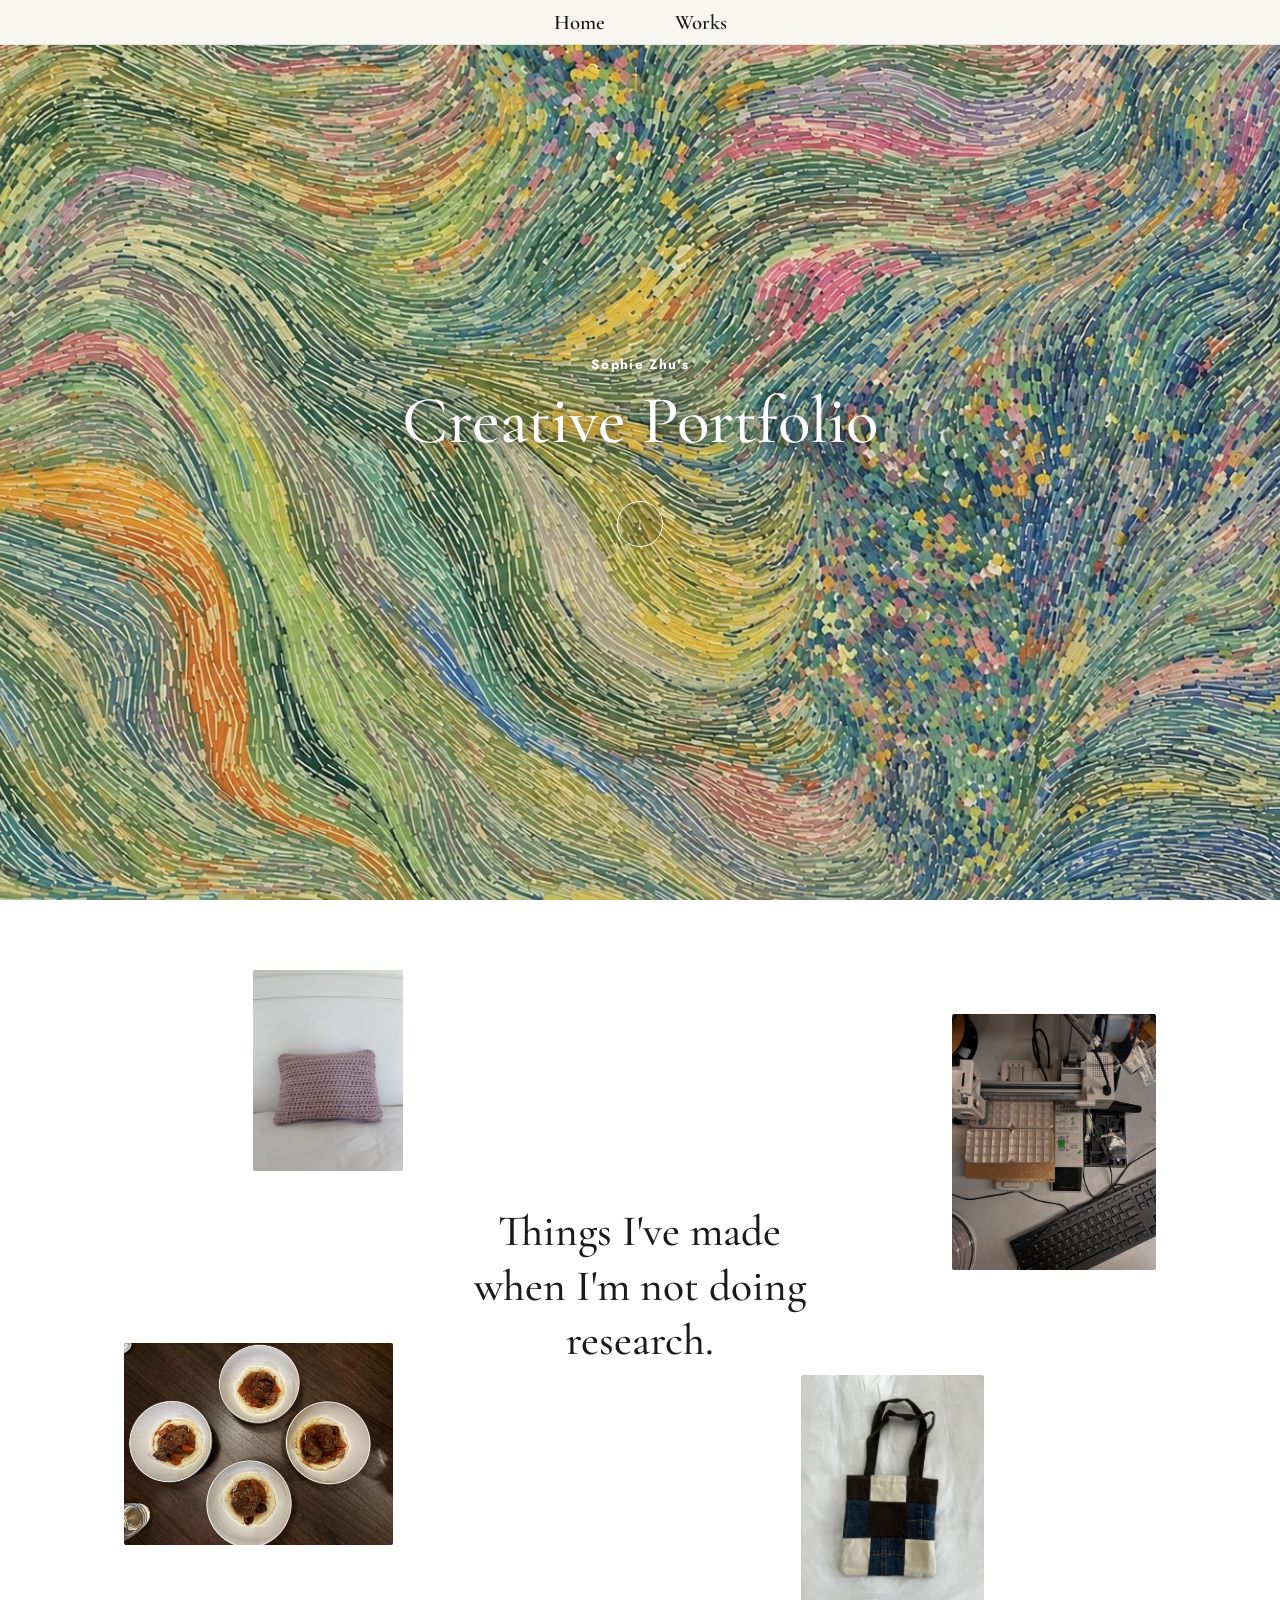
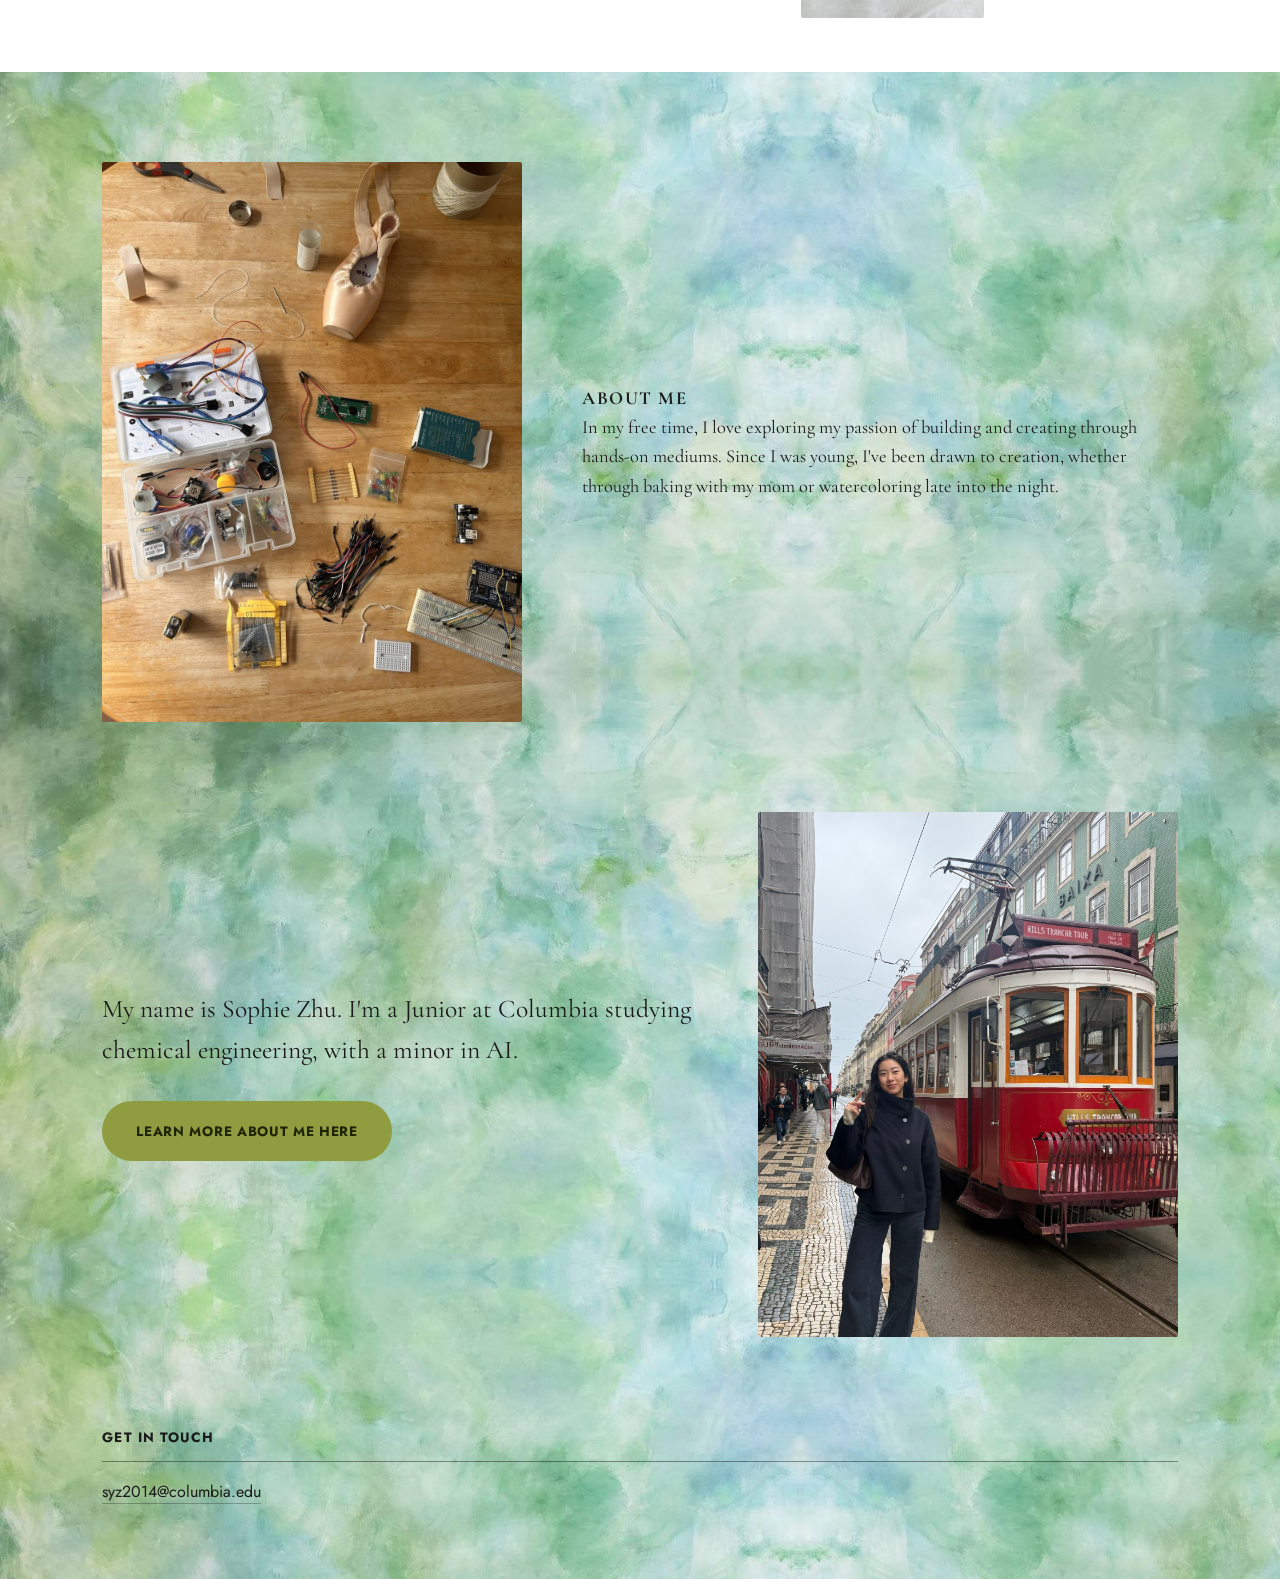
<file: index.html>
<!DOCTYPE html>
<html lang="en">
<head>
<meta charset="UTF-8">
<meta name="viewport" content="width=device-width, initial-scale=1.0">
<title>Sophie Zhu's Creative Portfolio</title>
<link rel="preconnect" href="https://fonts.googleapis.com">
<link rel="preconnect" href="https://fonts.gstatic.com" crossorigin>
<link href="https://fonts.googleapis.com/css2?family=Cormorant+Garamond:ital,wght@0,400;0,500;0,600;1,500&family=Jost:wght@400;500;600;700&display=swap" rel="stylesheet">
<link rel="stylesheet" href="styles.css">
</head>
<body>

<nav class="site-nav" id="siteNav">
  <a href="index.html">Home</a>
  <a href="works.html">Works</a>
</nav>

<header class="hero">
  <div class="hero-text">
    <p class="eyebrow">Sophie Zhu's</p>
    <h1>Creative Portfolio</h1>
    <a href="#intro" class="arrow-circle" aria-label="Scroll down">↓</a>
  </div>
</header>

<section class="intro" id="intro">
  <div class="intro-grid">
    <figure class="intro-photo photo-tl"><img src="images/crochet-pillowcase.jpg" alt="Crocheted pillowcase"></figure>
    <figure class="intro-photo photo-tr"><img src="images/printing-2ml-vial-organizers.jpg" alt="3D printer with vial organizers"></figure>
    <h2 class="intro-heading">Things I've made<br>when I'm not doing<br>research.</h2>
    <figure class="intro-photo photo-bl"><img src="images/cooking-korean-short-ribs.jpg" alt="Plated Korean short ribs"></figure>
    <figure class="intro-photo photo-br"><img src="images/sewing-patchwork-tote.jpg" alt="Patchwork tote bag"></figure>
  </div>
</section>

<section class="about-wrap">
  <div class="about-row reverse">
    <div class="about-text">
      <p class="label">About Me</p>
      <p>In my free time, I love exploring my passion of building and creating through hands-on mediums. Since I was young, I've been drawn to creation, whether through baking with my mom or watercoloring late into the night.</p>
    </div>
    <figure class="about-photo"><img src="images/workbench.jpg" alt="Workbench with electronics and craft supplies"></figure>
  </div>

  <div class="about-row reverse">
    <figure class="about-photo bio-photo">
      <img src="images/personal-photo.jpg" alt="Sophie Zhu making a peace sign in front of a grassy cliffside">
    </figure>
    <div class="bio-text">
      <p>My name is Sophie Zhu. I'm a Junior at Columbia studying chemical engineering, with a minor in AI.</p>
      <a href="https://syz-2014.github.io" class="btn-pill" target="_blank" rel="noopener">Learn more about me here</a>
    </div>
  </div>

  <footer class="site-footer">
    <p class="label">Get in touch</p>
    <hr>
    <p><a href="mailto:syz2014@columbia.edu">syz2014@columbia.edu</a></p>
  </footer>
</section>

</body>
</html>
</file>
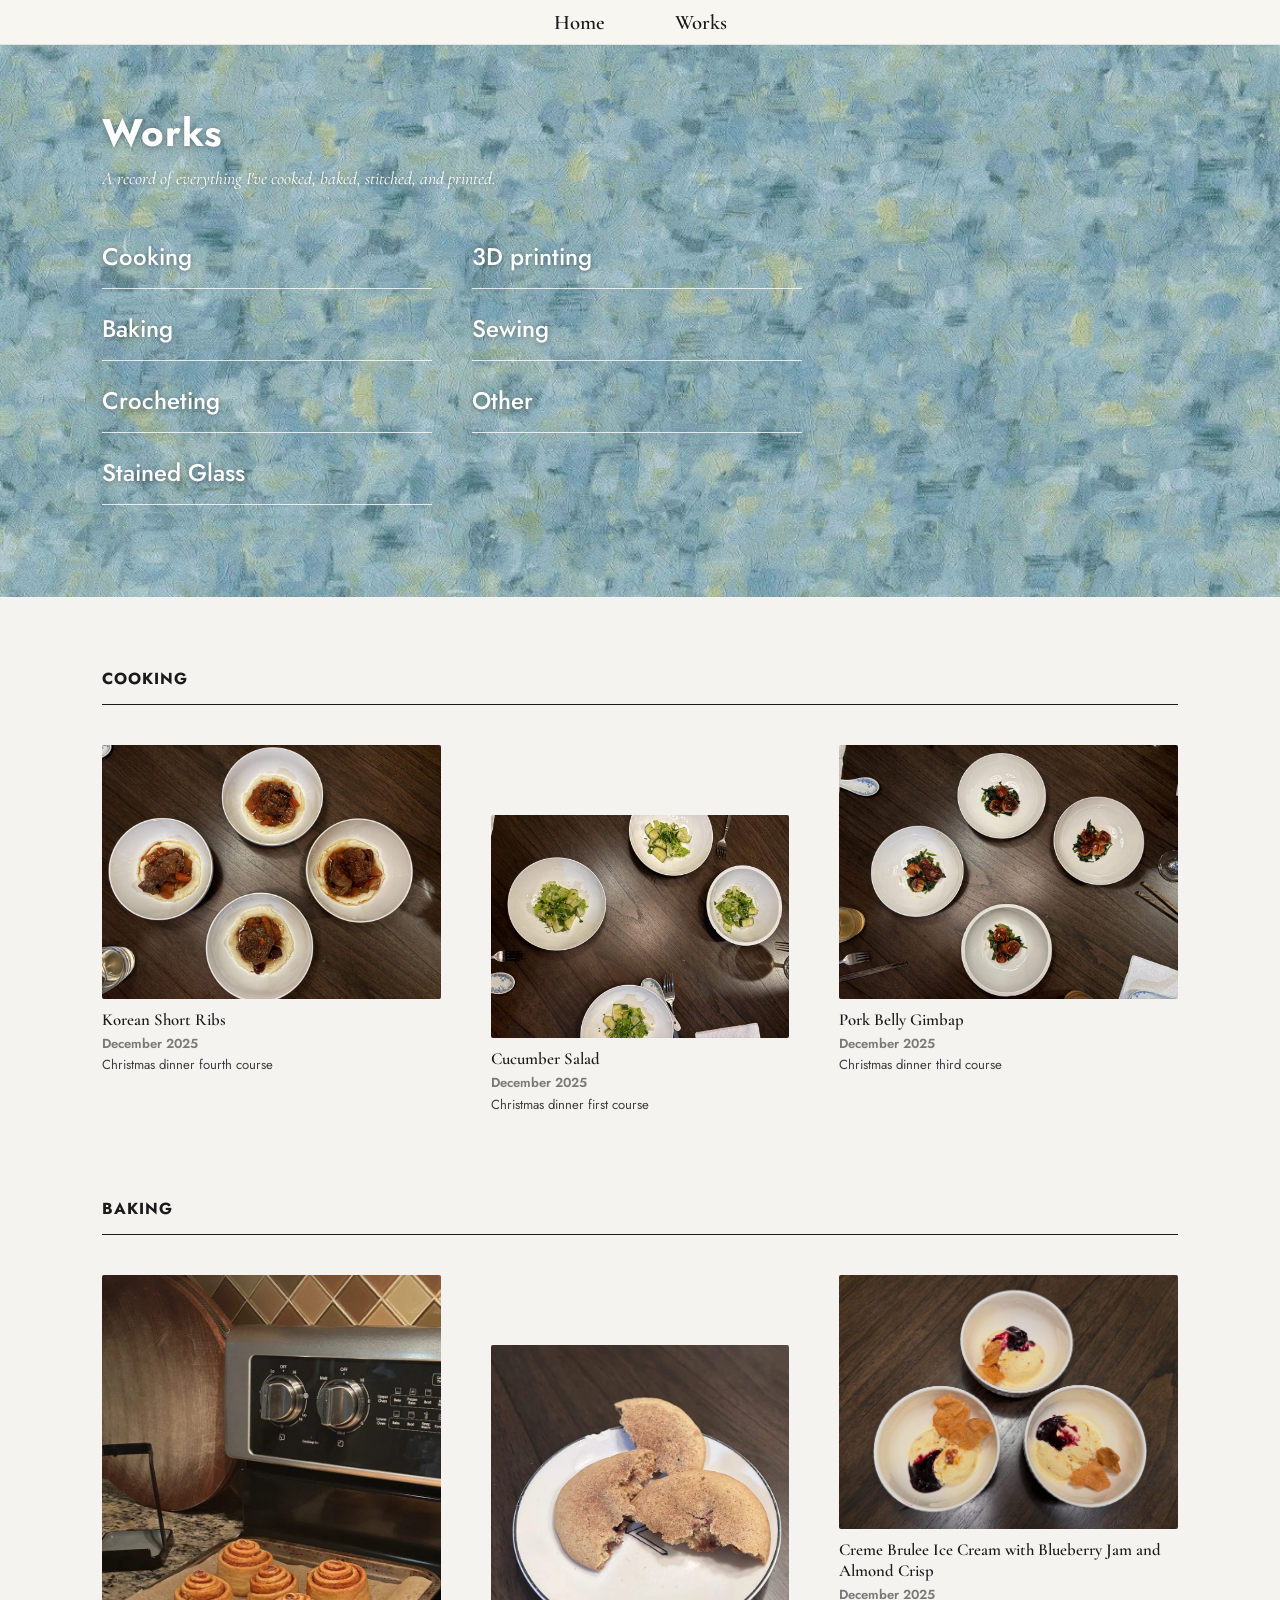
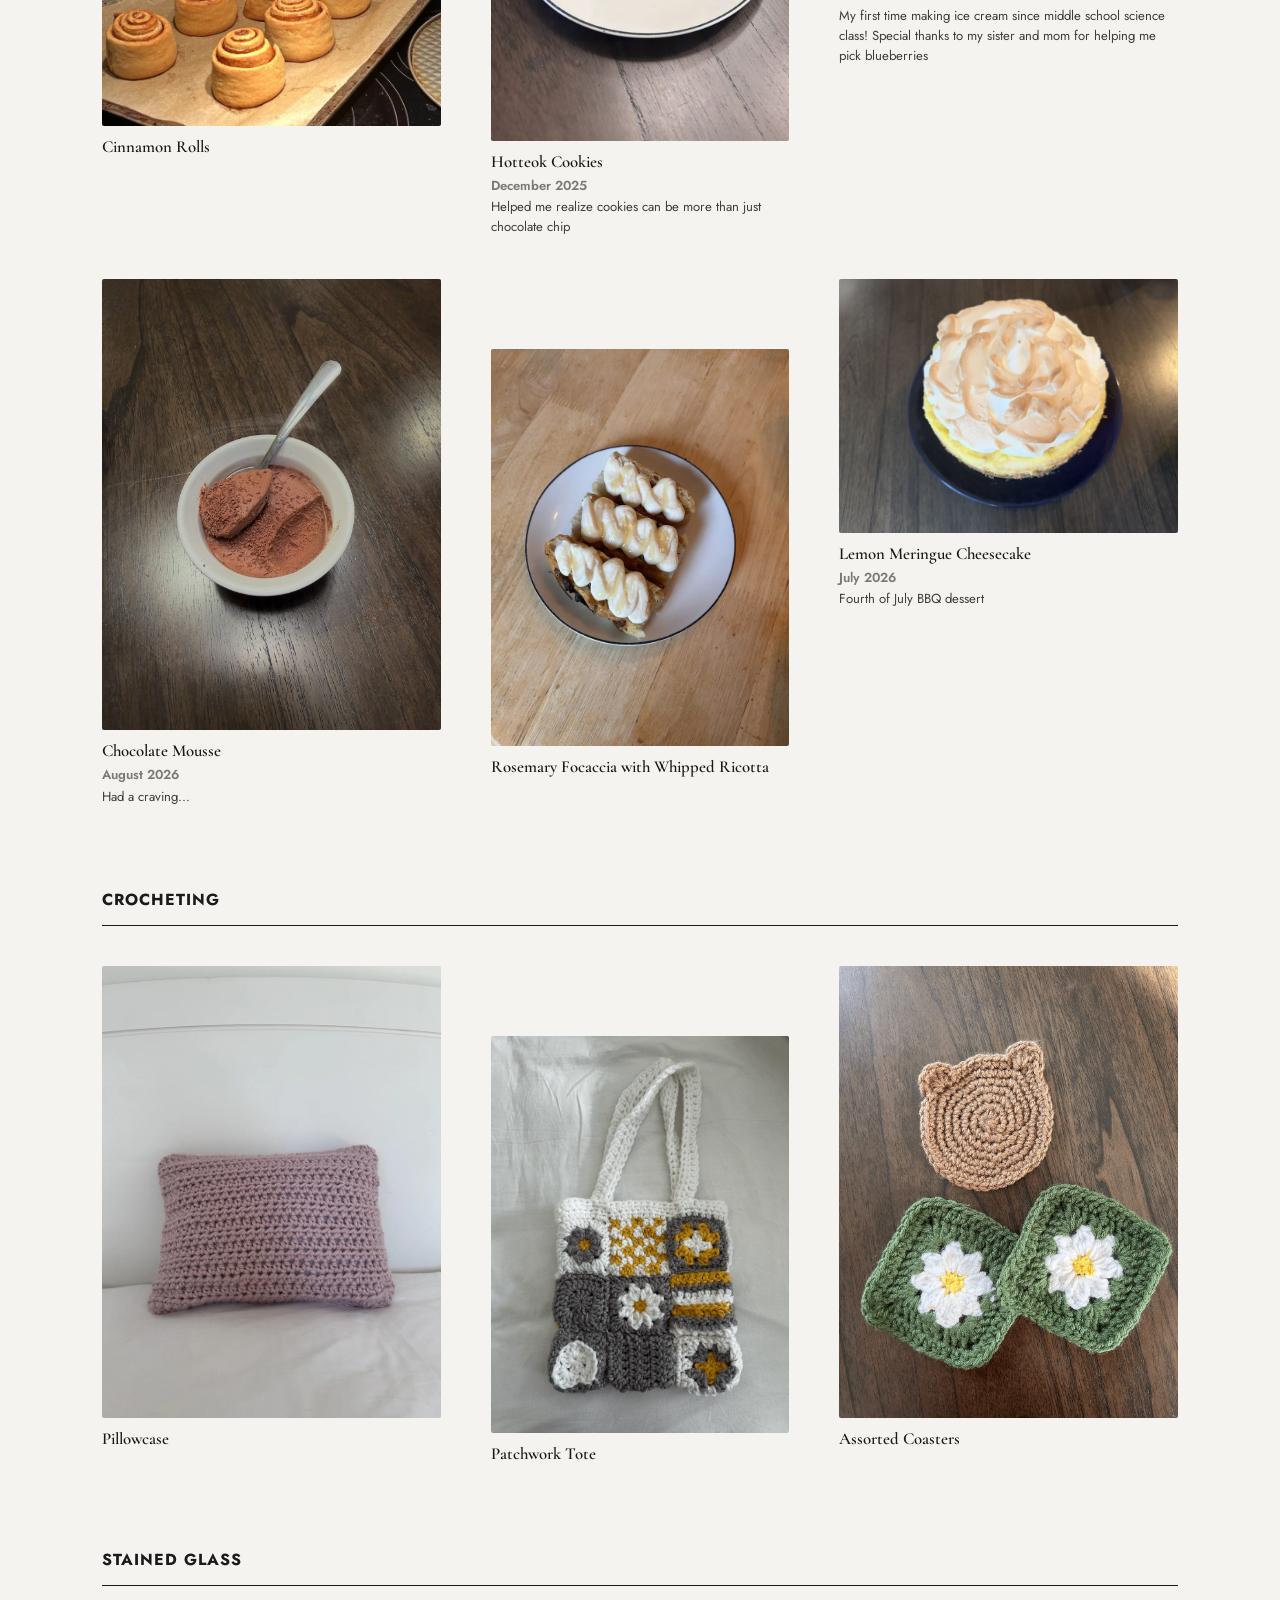
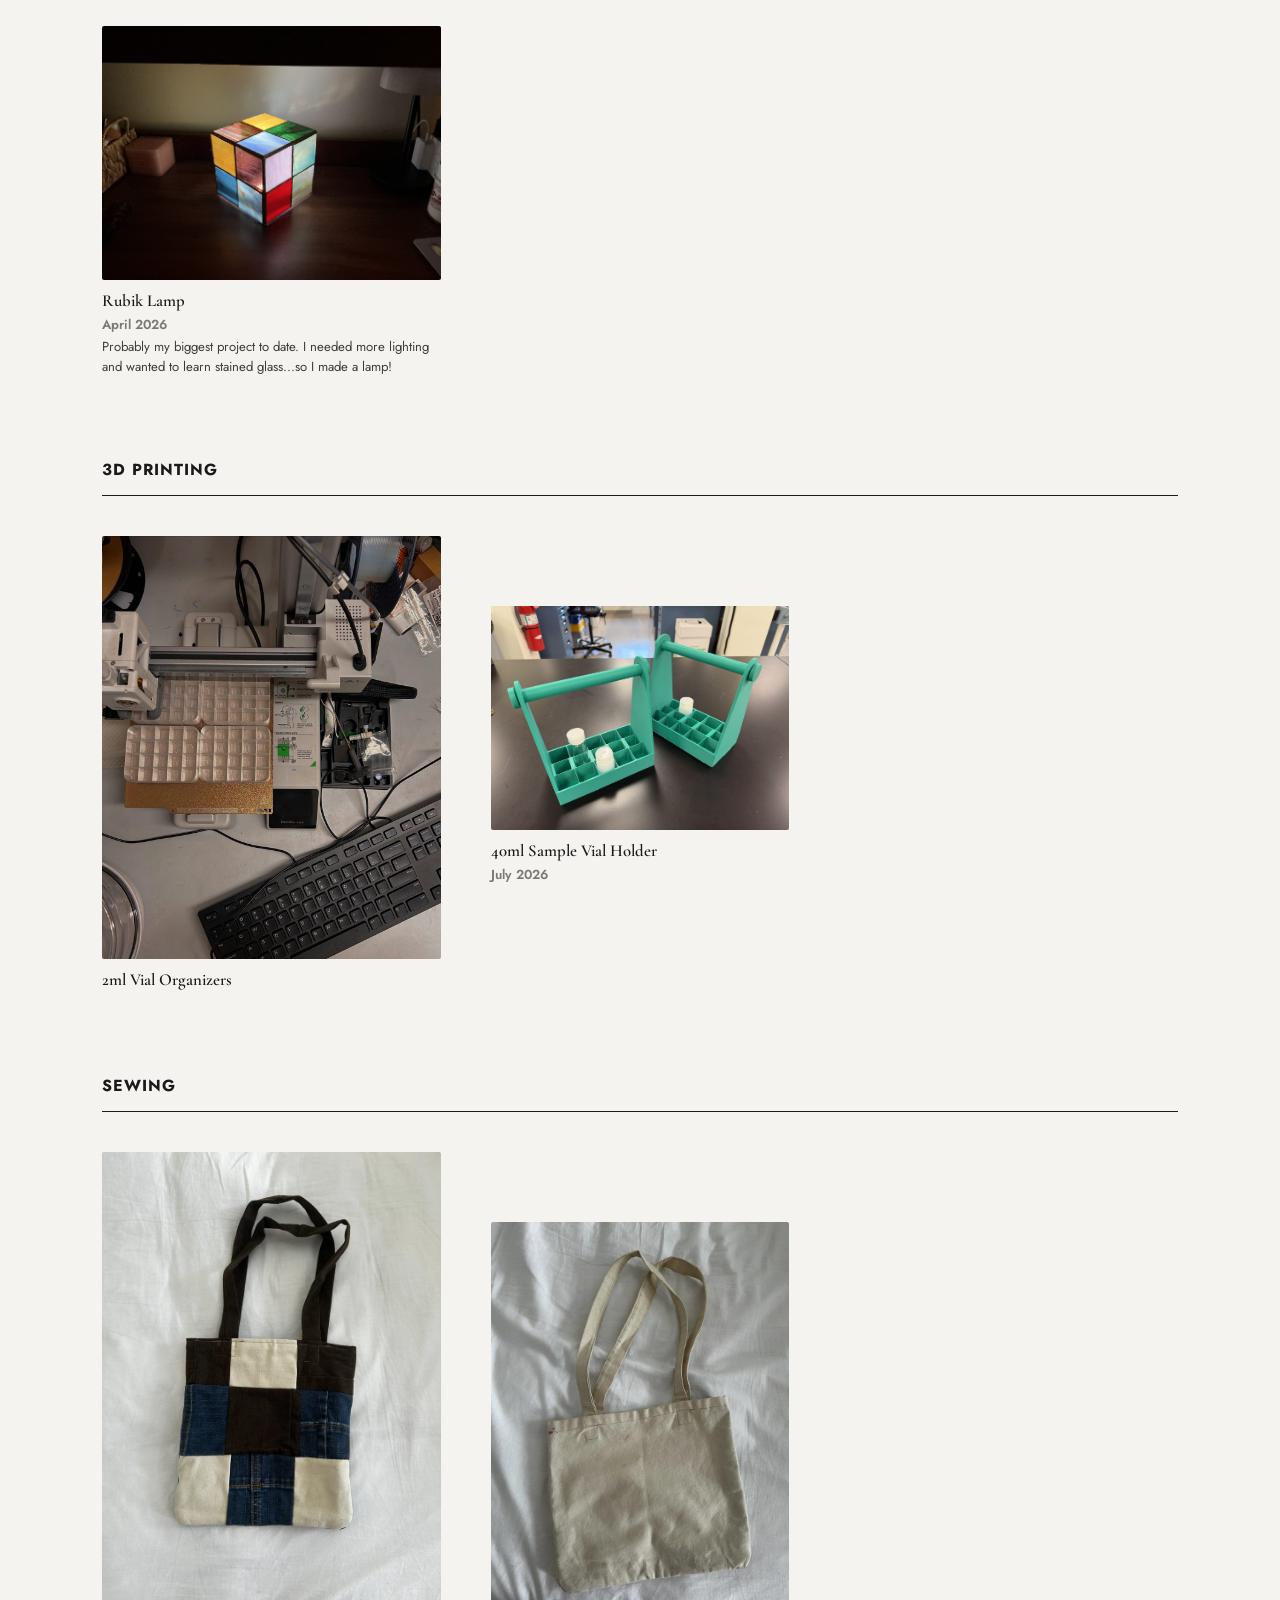
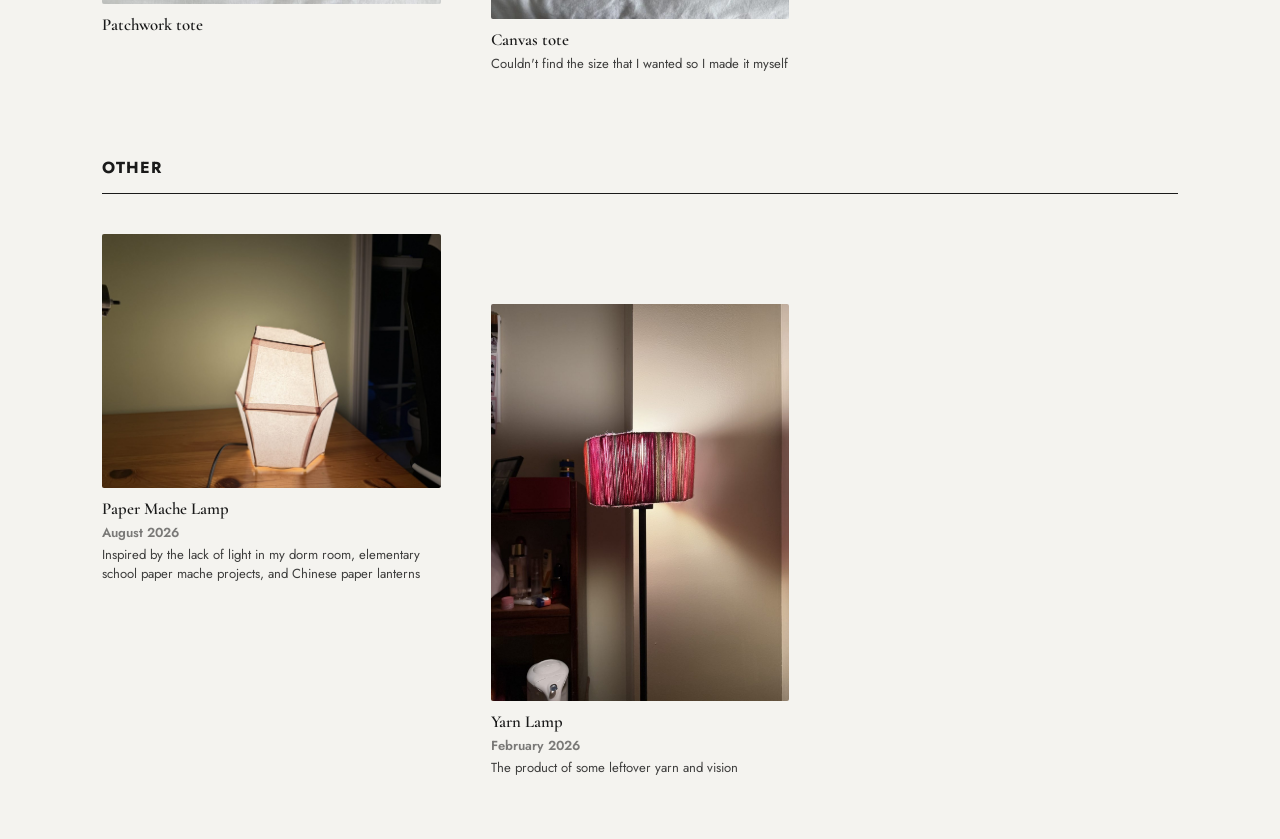
<file: works.html>
<!DOCTYPE html>
<html lang="en">
<head>
<meta charset="UTF-8">
<meta name="viewport" content="width=device-width, initial-scale=1.0">
<title>Works — Sophie Zhu's Creative Portfolio</title>
<link rel="preconnect" href="https://fonts.googleapis.com">
<link rel="preconnect" href="https://fonts.gstatic.com" crossorigin>
<link href="https://fonts.googleapis.com/css2?family=Cormorant+Garamond:ital,wght@0,400;0,500;0,600;1,500&family=Jost:wght@400;500;600;700&display=swap" rel="stylesheet">
<link rel="stylesheet" href="styles.css">
</head>
<body class="subpage">

<nav class="site-nav">
  <a href="index.html">Home</a>
  <a href="works.html">Works</a>
</nav>

<header class="works-header">
  <h1>Works</h1>
  <p class="works-subtitle">A record of everything I've cooked, baked, stitched, and printed.</p>
  <div class="category-links">
    <div class="category-col">
      <a href="#cooking">Cooking</a>
      <a href="#baking">Baking</a>
      <a href="#crocheting">Crocheting</a>
      <a href="#stained-glass">Stained Glass</a>
    </div>
    <div class="category-col">
      <a href="#3d-printing">3D printing</a>
      <a href="#sewing">Sewing</a>
      <a href="#other">Other</a>
    </div>
  </div>
</header>

<main class="works-body">

  <section class="category" id="cooking">
    <h2>Cooking</h2>
    <div class="gallery">
      <figure>
        <img src="images/cooking-korean-short-ribs.jpg" alt="Korean short ribs">
        <figcaption><h3>Korean Short Ribs</h3><p class="meta">December 2025</p><p>Christmas dinner fourth course</p></figcaption>
      </figure>
      <figure>
        <img src="images/cooking-cucumber-salad.jpg" alt="Cucumber salad">
        <figcaption><h3>Cucumber Salad</h3><p class="meta">December 2025</p><p>Christmas dinner first course</p></figcaption>
      </figure>
      <figure>
        <img src="images/cooking-pork-belly-gimbap.jpg" alt="Pork belly gimbap">
        <figcaption><h3>Pork Belly Gimbap</h3><p class="meta">December 2025</p><p>Christmas dinner third course</p></figcaption>
      </figure>
    </div>
  </section>

  <section class="category" id="baking">
    <h2>Baking</h2>
    <div class="gallery">
      <figure>
        <img src="images/baking-cinnamon-rolls.jpg" alt="Cinnamon rolls">
        <figcaption><h3>Cinnamon Rolls</h3></figcaption>
      </figure>
      <figure>
        <img src="images/baking-hotteok-cookies.jpg" alt="Hotteok cookies">
        <figcaption><h3>Hotteok Cookies</h3><p class="meta">December 2025</p><p>Helped me realize cookies can be more than just chocolate chip</p></figcaption>
      </figure>
      <figure>
        <img src="images/baking-creme-brulee-ice-cream.jpg" alt="Creme brulee ice cream with blueberry jam and almond crisp">
        <figcaption><h3>Creme Brulee Ice Cream with Blueberry Jam and Almond Crisp</h3><p class="meta">December 2025</p><p>My first time making ice cream since middle school science class! Special thanks to my sister and mom for helping me pick blueberries</p></figcaption>
      </figure>
      <figure>
        <img src="images/baking-chocolate-mousse.jpg" alt="Chocolate mousse">
        <figcaption><h3>Chocolate Mousse</h3><p class="meta">August 2026</p><p>Had a craving...</p></figcaption>
      </figure>
      <figure>
        <img src="images/baking-rosemary-focaccia.jpg" alt="Rosemary focaccia with whipped ricotta">
        <figcaption><h3>Rosemary Focaccia with Whipped Ricotta</h3></figcaption>
      </figure>
      <figure>
        <img src="images/baking-lemon-meringue-cheesecake.jpg" alt="Lemon meringue cheesecake">
        <figcaption><h3>Lemon Meringue Cheesecake</h3><p class="meta">July 2026</p><p>Fourth of July BBQ dessert</p></figcaption>
      </figure>
    </div>
  </section>

  <section class="category" id="crocheting">
    <h2>Crocheting</h2>
    <div class="gallery">
      <figure>
        <img src="images/crochet-pillowcase.jpg" alt="Crocheted pillowcase">
        <figcaption><h3>Pillowcase</h3></figcaption>
      </figure>
      <figure>
        <img src="images/crochet-patchwork-tote.jpg" alt="Crocheted patchwork tote">
        <figcaption><h3>Patchwork Tote</h3></figcaption>
      </figure>
      <figure>
        <img src="images/crochet-assorted-coasters.jpg" alt="Assorted crocheted coasters">
        <figcaption><h3>Assorted Coasters</h3></figcaption>
      </figure>
    </div>
  </section>

  <section class="category" id="stained-glass">
    <h2>Stained Glass</h2>
    <div class="gallery">
      <figure>
        <img src="images/stainedglass-rubik-lamp.jpg" alt="Stained glass Rubik's cube lamp">
        <figcaption><h3>Rubik Lamp</h3><p class="meta">April 2026</p><p>Probably my biggest project to date. I needed more lighting and wanted to learn stained glass...so I made a lamp!</p></figcaption>
      </figure>
    </div>
  </section>

  <section class="category" id="3d-printing">
    <h2>3D Printing</h2>
    <div class="gallery">
      <figure>
        <img src="images/printing-2ml-vial-organizers.jpg" alt="2ml vial organizers on a 3D printer">
        <figcaption><h3>2ml Vial Organizers</h3></figcaption>
      </figure>
      <figure>
        <img src="images/printing-40ml-vial-holder.jpg" alt="40ml sample vial holders">
        <figcaption><h3>40ml Sample Vial Holder</h3><p class="meta">July 2026</p></figcaption>
      </figure>
    </div>
  </section>

  <section class="category" id="sewing">
    <h2>Sewing</h2>
    <div class="gallery">
      <figure>
        <img src="images/sewing-patchwork-tote.jpg" alt="Sewn patchwork tote">
        <figcaption><h3>Patchwork tote</h3></figcaption>
      </figure>
      <figure>
        <img src="images/sewing-canvas-tote.jpg" alt="Canvas tote">
        <figcaption><h3>Canvas tote</h3><p>Couldn't find the size that I wanted so I made it myself</p></figcaption>
      </figure>
    </div>
  </section>

  <section class="category" id="other">
    <h2>Other</h2>
    <div class="gallery">
      <figure>
        <img src="images/other-paper-mache-lamp.jpg" alt="Paper mache lamp">
        <figcaption><h3>Paper Mache Lamp</h3><p class="meta">August 2026</p><p>Inspired by the lack of light in my dorm room, elementary school paper mache projects, and Chinese paper lanterns</p></figcaption>
      </figure>
      <figure>
        <img src="images/other-yarn-lamp.jpg" alt="Yarn wrapped lamp">
        <figcaption><h3>Yarn Lamp</h3><p class="meta">February 2026</p><p>The product of some leftover yarn and vision</p></figcaption>
      </figure>
    </div>
  </section>

</main>

</body>
</html>
</file>
<file: styles.css>
:root {
  --ink: #1a1a1a;
  --olive: #8f9c3f;
  --olive-dark: #5e5c2b;
  --cream: #f4f3ef;
  --nav-height: 45px;

  --font-serif: 'Cormorant Garamond', Georgia, serif;
  --font-sans: 'Jost', 'Helvetica Neue', Arial, sans-serif;
}

* { box-sizing: border-box; }
html { scroll-behavior: smooth; }

body {
  margin: 0;
  font-family: var(--font-sans);
  color: var(--ink);
  background: var(--cream);
  overflow-x: hidden;
}

/* ---------- Nav ---------- */
.site-nav {
  position: fixed;
  top: 0;
  left: 0;
  width: 100%;
  height: var(--nav-height);
  background: #f8f6f1;
  border-bottom: 1px solid rgba(0,0,0,0.08);
  display: flex;
  align-items: center;
  justify-content: center;
  gap: 70px;
  z-index: 100;
}

.site-nav a {
  font-family: var(--font-serif);
  font-weight: 600;
  font-size: 1.3rem;
  color: var(--ink);
  text-decoration: none;
  transition: opacity 0.15s ease;
}

.site-nav a:hover { opacity: 0.55; }

/* ---------- Hero (home) ---------- */
.hero {
  min-height: 100vh;
  display: flex;
  align-items: center;
  justify-content: center;
  text-align: center;
  background: url('images/hero-bg-web.jpg');
  background-size: cover;
  background-position: center;
  background-repeat: no-repeat;
}

.hero-text .eyebrow {
  font-weight: 700;
  letter-spacing: 0.1em;
  font-size: 0.85rem;
  margin: 0 0 6px;
  color: #fff;
  text-shadow: 0 1px 8px rgba(0,0,0,0.55);
}

.hero-text h1 {
  font-family: var(--font-serif);
  font-weight: 500;
  font-size: clamp(2.6rem, 6vw, 4.2rem);
  margin: 0 0 40px;
  color: #fff;
  text-shadow: 0 2px 14px rgba(0,0,0,0.6);
}

.arrow-circle {
  display: inline-flex;
  align-items: center;
  justify-content: center;
  width: 46px;
  height: 46px;
  border-radius: 50%;
  border: 1.5px solid #fff;
  color: #fff;
  background: rgba(0,0,0,0.15);
  text-decoration: none;
  font-size: 1.1rem;
  animation: bob 2.2s ease-in-out infinite;
}

@keyframes bob {
  0%, 100% { transform: translateY(0); }
  50% { transform: translateY(8px); }
}

/* ---------- Intro ---------- */
.intro {
  background: #fff;
  padding: 70px 8vw;
}

.intro-grid {
  position: relative;
  max-width: 1100px;
  margin: 0 auto;
  aspect-ratio: 1054 / 620;
}

.intro-photo {
  position: absolute;
  margin: 0;
}

.photo-tl { left: 14%; top: 0%;   width: 14%; }
.photo-tr { left: 79%; top: 7%;   width: 19%; }
.photo-bl { left: 2%;  top: 59%;  width: 25%; }
.photo-br { left: 65%; top: 64%;  width: 17%; }

.intro-photo img {
  width: 100%;
  height: auto;
  display: block;
  border-radius: 2px;
}

.intro-heading {
  position: absolute;
  left: 50%;
  top: 50%;
  transform: translate(-50%, -50%);
  width: 52%;
  font-family: var(--font-serif);
  font-weight: 500;
  font-size: clamp(1.6rem, 3.4vw, 3rem);
  text-align: center;
  line-height: 1.25;
  margin: 0;
}

/* ---------- About / Bio / Footer wrap ---------- */
.about-wrap {
  background: url('images/about-bg-seamless.jpg');
  background-size: 1600px auto;
  background-repeat: repeat;
  padding: 90px 8vw 60px;
}

.about-row {
  max-width: 1100px;
  margin: 0 auto 90px;
  display: flex;
  align-items: center;
  gap: 60px;
  flex-wrap: wrap;
}

.about-row.reverse { flex-direction: row-reverse; }

.label {
  font-weight: 700;
  letter-spacing: 0.08em;
  text-transform: uppercase;
  font-size: 0.85rem;
  margin: 0 0 16px;
}

.about-text, .bio-text {
  flex: 1 1 340px;
}

.about-text p, .bio-text p {
  font-family: var(--font-serif);
  font-size: 1.15rem;
  line-height: 1.6;
  margin: 0;
}

.bio-text p {
  font-size: 1.6rem;
  margin-bottom: 30px;
}

.about-photo {
  flex: 1 1 340px;
  margin: 0;
  max-width: 420px;
}

.about-photo img {
  width: 100%;
  height: auto;
  display: block;
  border-radius: 2px;
}

.bio-photo {
  aspect-ratio: 4 / 5;
  overflow: hidden;
}

.bio-photo img {
  width: 100%;
  height: 100%;
  object-fit: cover;
  object-position: center 30%;
}

.btn-pill {
  display: inline-block;
  background: var(--olive);
  color: #1f2405;
  font-family: var(--font-sans);
  font-weight: 700;
  letter-spacing: 0.05em;
  text-transform: uppercase;
  font-size: 0.85rem;
  text-decoration: none;
  padding: 20px 34px;
  border-radius: 999px;
  transition: transform 0.15s ease, opacity 0.15s ease;
}

.btn-pill:hover { transform: translateY(-2px); opacity: 0.92; }

.site-footer {
  max-width: 1100px;
  margin: 0 auto;
}

.site-footer .label { margin-bottom: 14px; }
.site-footer hr {
  border: none;
  border-top: 1px solid rgba(0,0,0,0.4);
  margin: 0 0 18px;
}

.site-footer a {
  color: var(--ink);
  text-decoration: none;
  font-size: 1rem;
  border-bottom: 1px solid rgba(0,0,0,0.25);
}

/* ---------- Works page header ---------- */
.works-header {
  padding: calc(var(--nav-height) + 60px) 8vw 70px;
  background: url('images/works-bg.jpg');
  background-size: cover;
  background-position: center;
  background-repeat: no-repeat;
}

.works-header h1 {
  font-family: var(--font-sans);
  font-weight: 700;
  font-size: 2.4rem;
  margin: 0 0 8px;
  letter-spacing: 0.02em;
  color: #fff;
  text-shadow: 0 1px 6px rgba(0,0,0,0.35);
}

.works-subtitle {
  font-family: var(--font-serif);
  font-style: italic;
  font-size: 1.1rem;
  margin: 0 0 50px;
  color: #fff;
  text-shadow: 0 1px 5px rgba(0,0,0,0.35);
}

.category-links {
  display: grid;
  grid-template-columns: 1fr 1fr;
  gap: 40px;
  max-width: 700px;
}

.category-col {
  display: flex;
  flex-direction: column;
}

.category-links a {
  font-family: var(--font-sans);
  font-size: 1.5rem;
  font-weight: 500;
  color: #fff;
  text-shadow: 0 1px 5px rgba(0,0,0,0.35);
  text-decoration: none;
  padding-bottom: 14px;
  margin-bottom: 22px;
  border-bottom: 1px solid rgba(255,255,255,0.8);
  transition: opacity 0.15s ease;
}

.category-links a:hover { opacity: 0.6; }

/* ---------- Works body ---------- */
.works-body {
  background: var(--cream);
  padding: 10px 8vw 40px;
}

.category {
  max-width: 1100px;
  margin: 0 auto;
  padding: 60px 0 20px;
  scroll-margin-top: calc(var(--nav-height) + 10px);
}

.category h2 {
  font-family: var(--font-sans);
  font-weight: 700;
  text-transform: uppercase;
  font-size: 1rem;
  letter-spacing: 0.06em;
  margin: 0 0 14px;
}

.category > h2 + hr,
.category hr {
  border: none;
  border-top: 1.5px solid var(--ink);
}

.category h2 {
  padding-bottom: 14px;
  border-bottom: 1.5px solid var(--ink);
}

.gallery {
  display: grid;
  grid-template-columns: repeat(3, 1fr);
  column-gap: 30px;
  row-gap: 40px;
  margin-top: 40px;
  align-items: start;
}

.gallery figure {
  margin: 0;
}

.gallery figure:nth-child(3n+2) {
  margin-top: 70px;
  max-width: 88%;
  justify-self: center;
}

.gallery img {
  width: 100%;
  height: auto;
  display: block;
  border-radius: 2px;
  margin-bottom: 10px;
}

.gallery figcaption h3 {
  font-family: var(--font-serif);
  font-weight: 600;
  font-size: 1.05rem;
  margin: 0 0 4px;
}

.gallery figcaption p {
  font-size: 0.82rem;
  line-height: 1.5;
  margin: 0 0 2px;
  color: rgba(0,0,0,0.75);
}

.gallery figcaption .meta {
  font-weight: 600;
  color: rgba(0,0,0,0.5);
}

/* ---------- Responsive ---------- */
@media (max-width: 900px) {
  .intro-grid {
    aspect-ratio: auto;
    display: flex;
    flex-direction: column;
    align-items: center;
    gap: 30px;
  }
  .intro-grid > * {
    position: static;
    width: auto;
    max-width: 240px;
    transform: none;
  }
  .intro-heading {
    order: -1;
    max-width: 100%;
    text-align: center;
  }
  .gallery { grid-template-columns: repeat(2, 1fr); }
  .gallery figure:nth-child(3n+2) { margin-top: 0; max-width: none; justify-self: stretch; }
  .gallery figure:nth-child(even) { margin-top: 60px; }
}

@media (max-width: 640px) {
  .site-nav { gap: 40px; }
  .hero-text h1 { font-size: 2.4rem; }
  .about-row, .about-row.reverse { flex-direction: column; }
  .category-links { grid-template-columns: 1fr; }
  .gallery { grid-template-columns: 1fr; }
  .gallery figure:nth-child(even) { margin-top: 0; }
  .works-header { padding: calc(var(--nav-height) + 30px) 6vw 50px; }
  .intro, .about-wrap, .works-body { padding-left: 6vw; padding-right: 6vw; }
}
</file>
